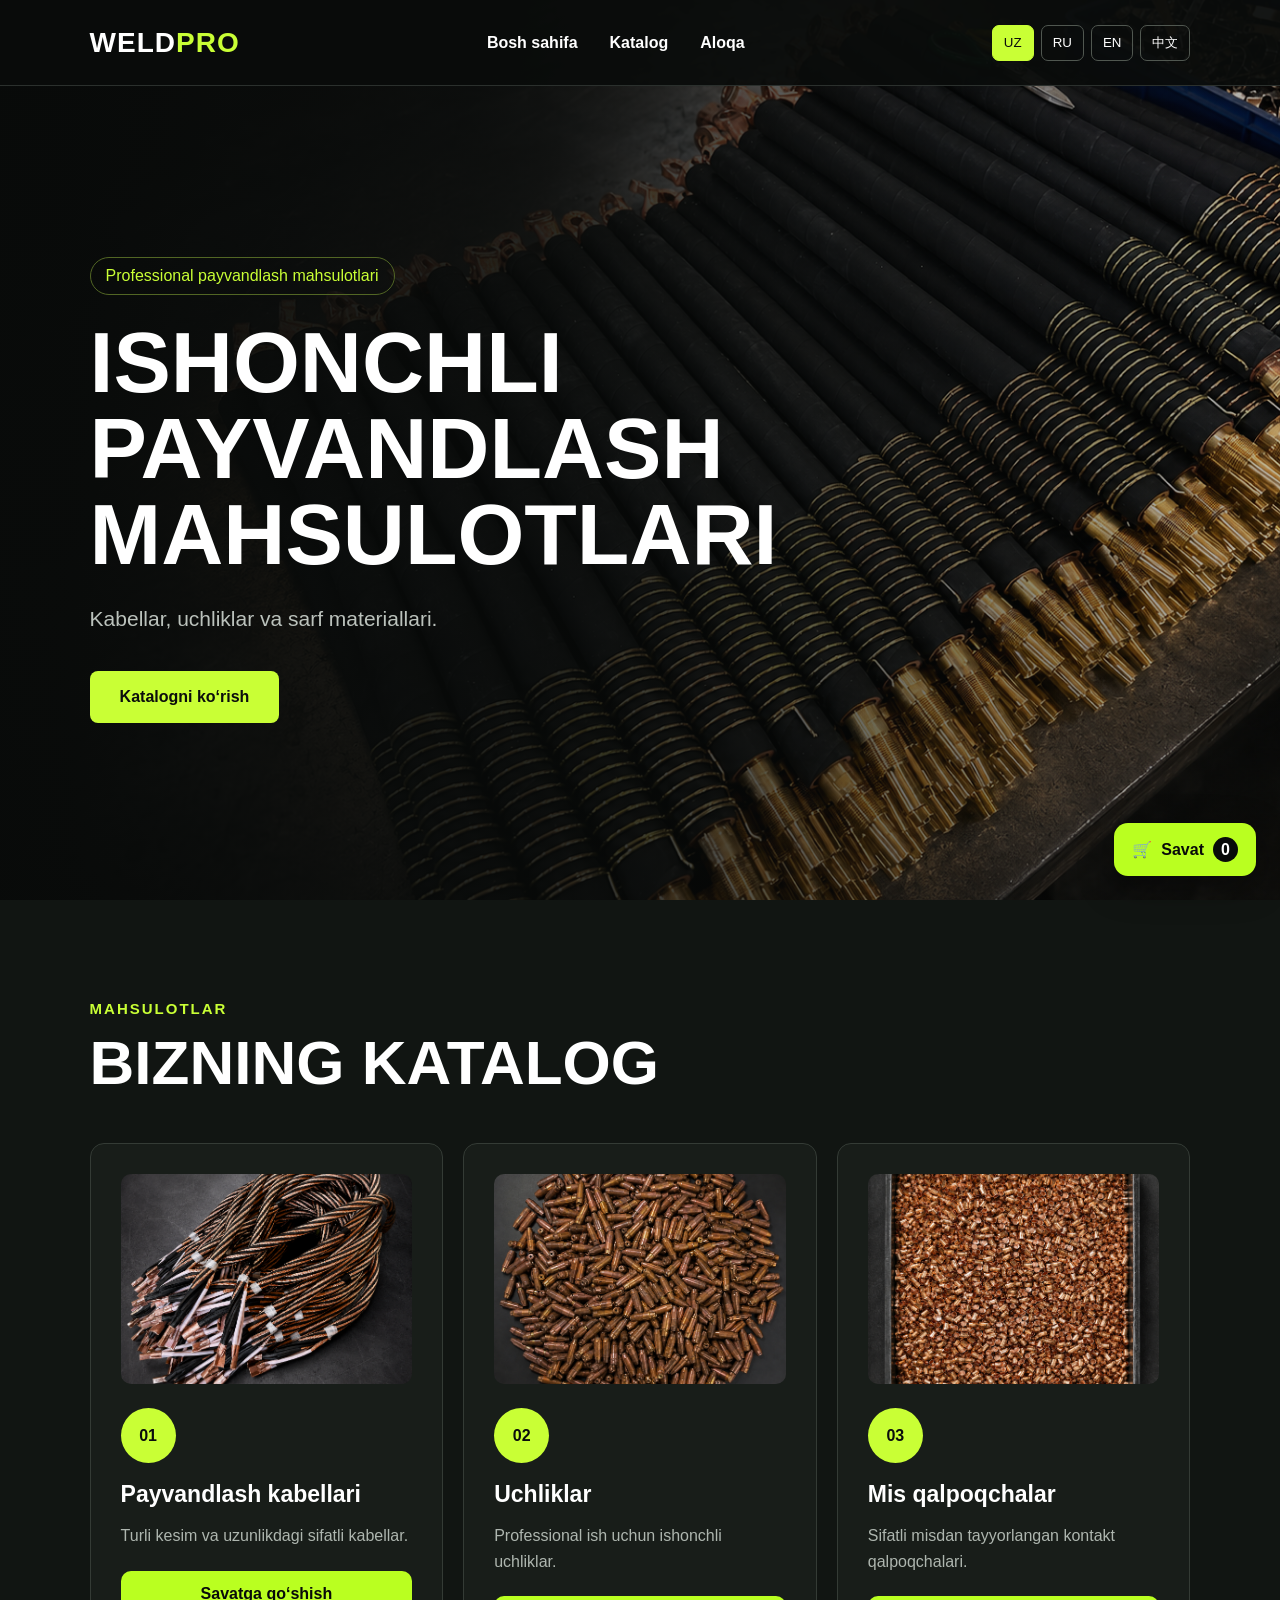
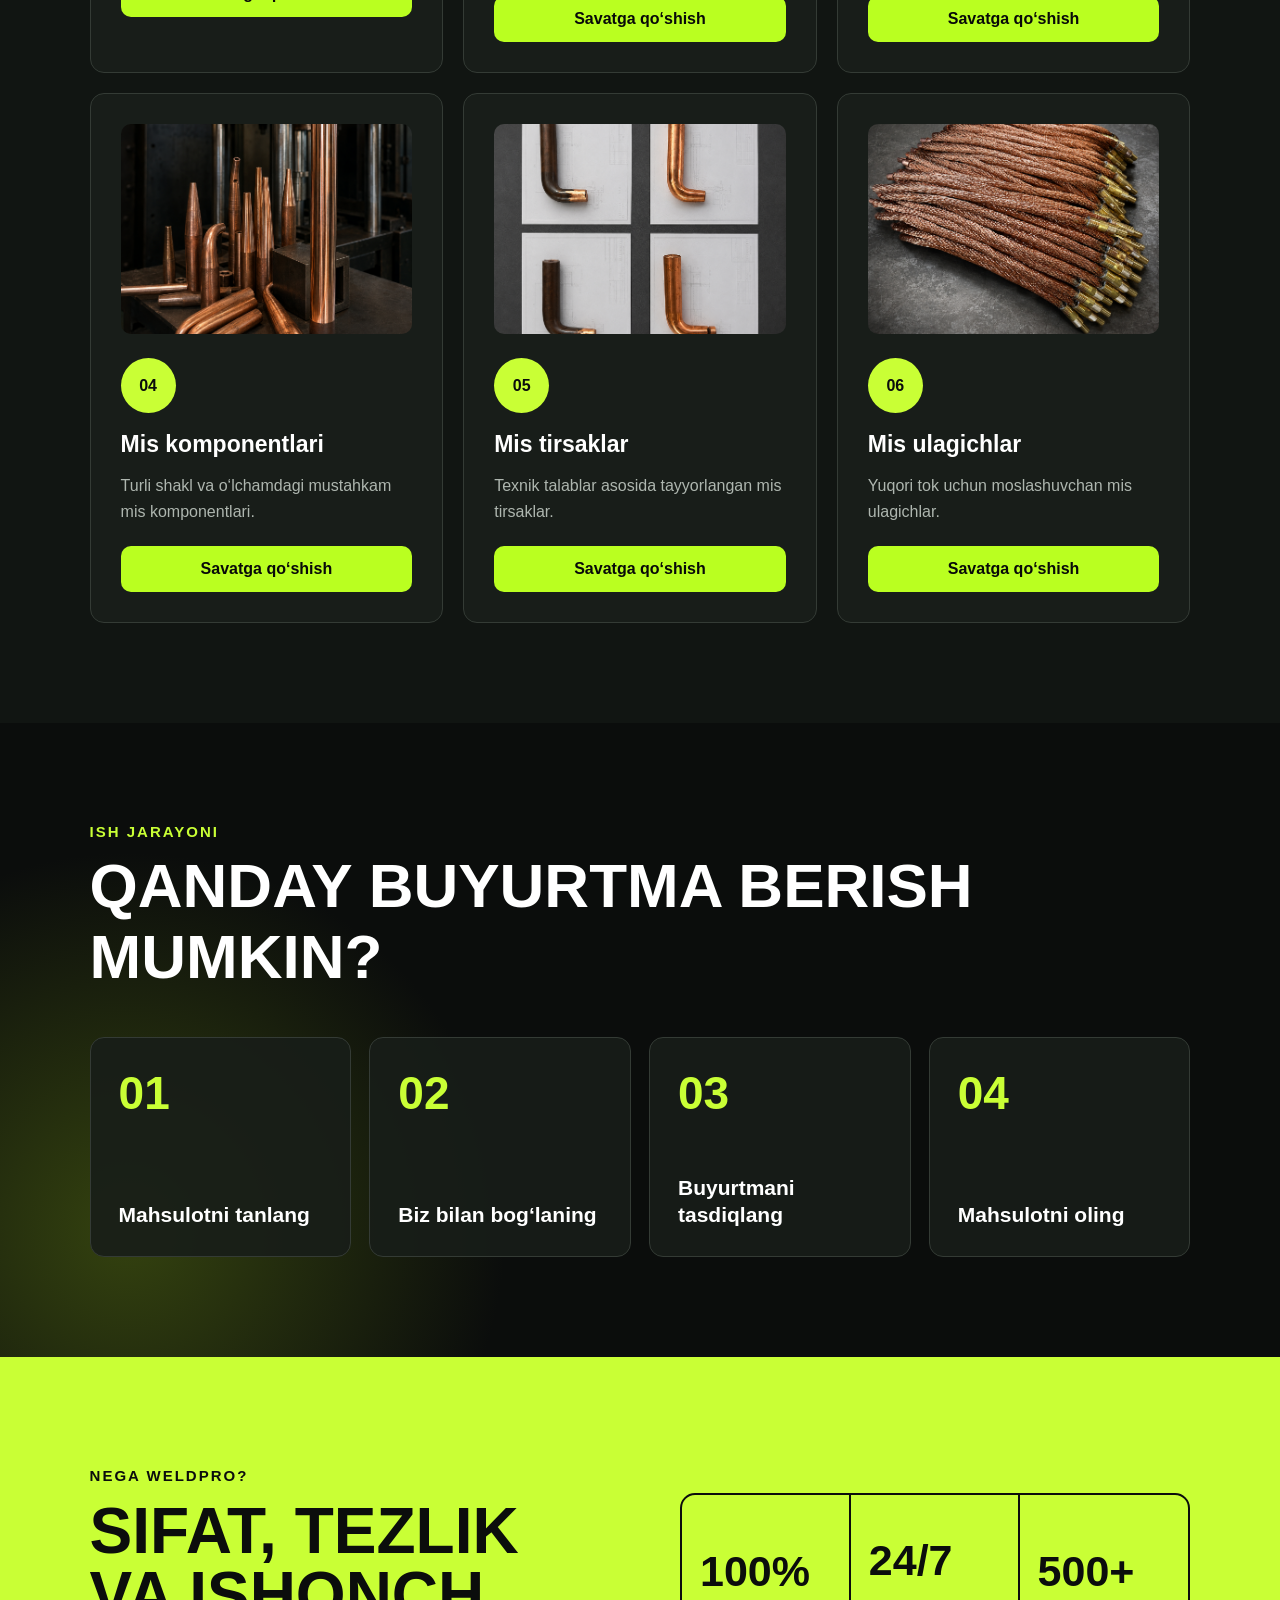
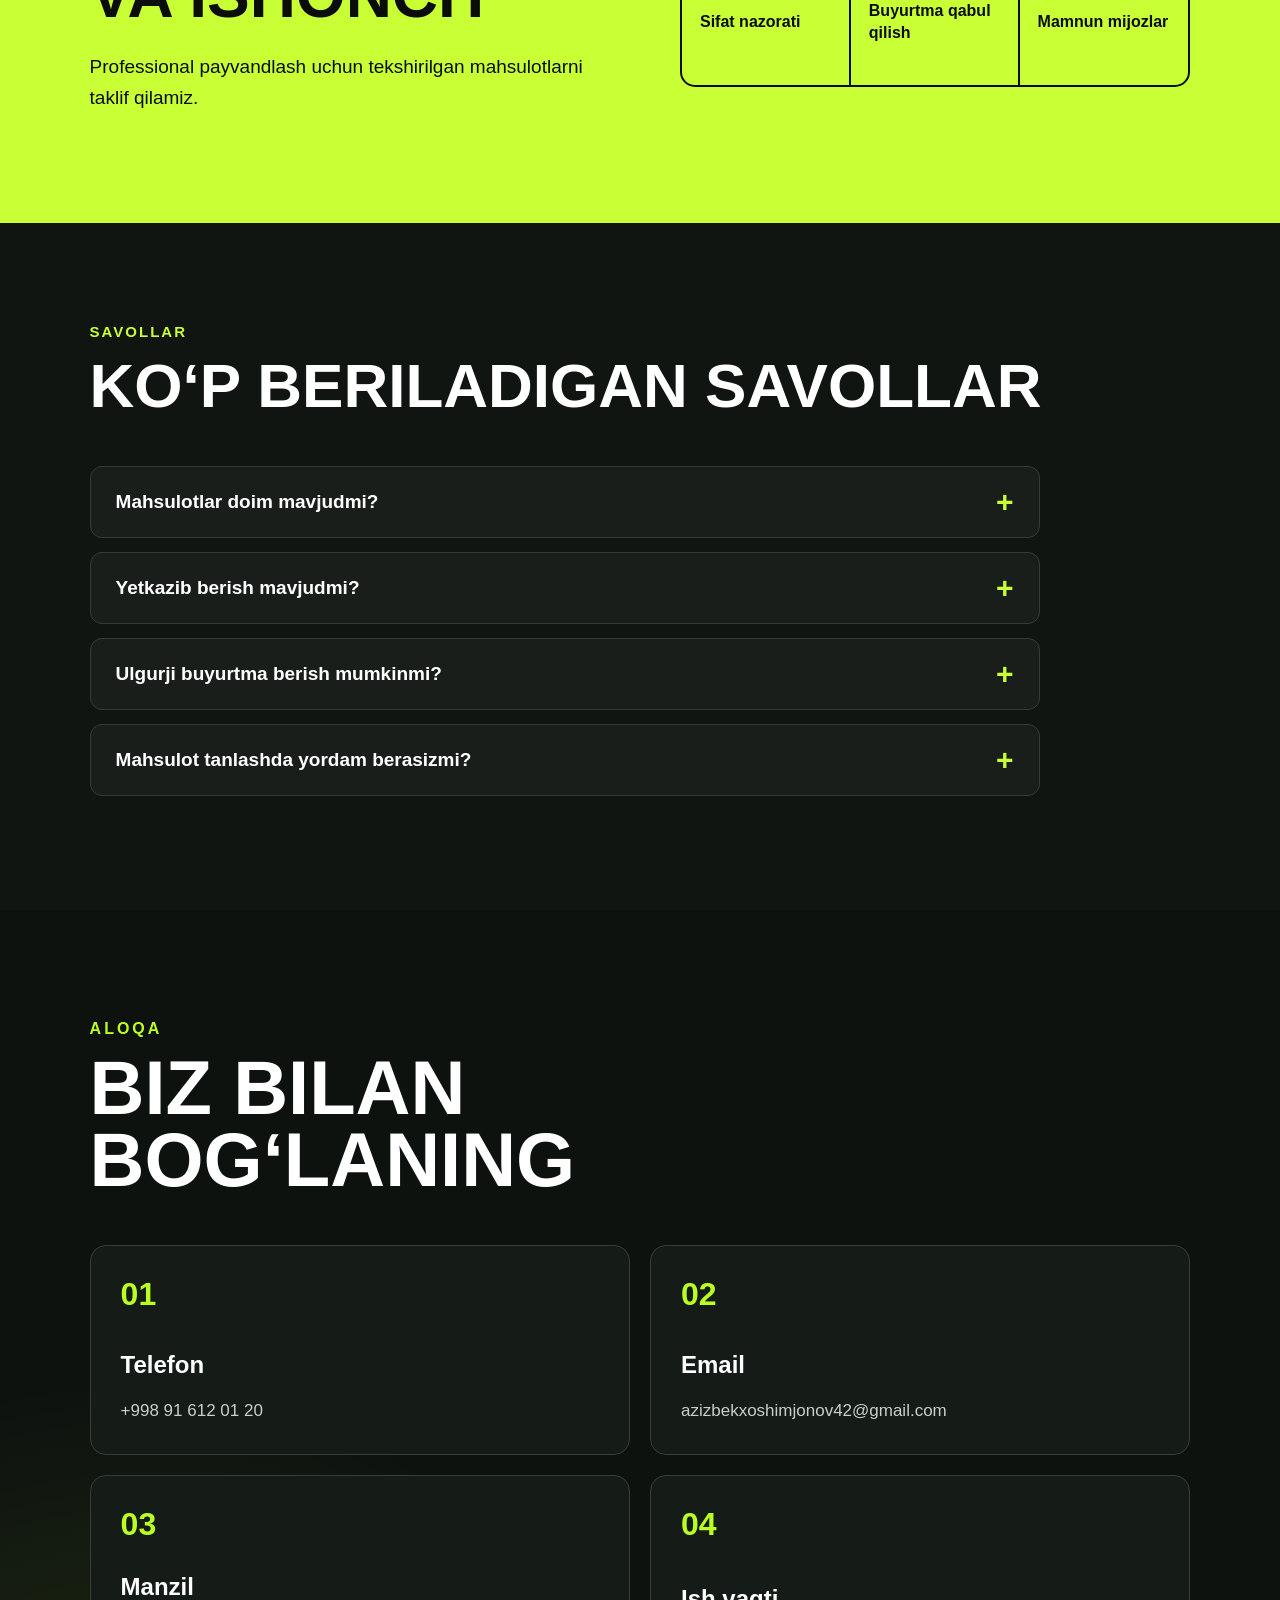
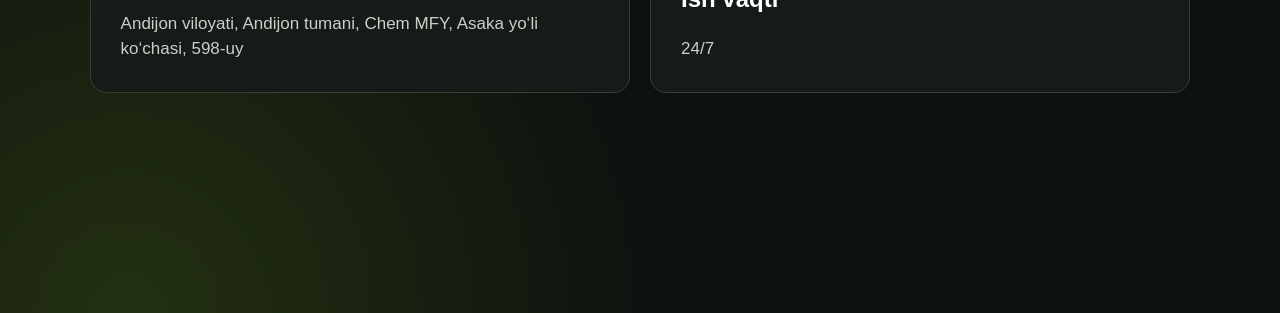
<file: index.html>
<!DOCTYPE html>
<html lang="uz">
<head>
    <meta charset="UTF-8">
    <meta name="viewport" content="width=device-width, initial-scale=1.0">

    <title>WeldPro — Payvandlash mahsulotlari</title>

        <link rel="stylesheet" href="style.css">
</head>

<body>
    <header>
        <div class="logo">WELD<span>PRO</span></div>

        <nav>
            <a href="#home" data-uz="Bosh sahifa"
               data-ru="Главная"
               data-en="Home"
               data-zh="首页">Bosh sahifa</a>

            <a href="#catalog" data-uz="Katalog"
               data-ru="Каталог"
               data-en="Catalog"
               data-zh="产品目录">Katalog</a>

            <a href="#contact" data-uz="Aloqa"
               data-ru="Контакты"
               data-en="Contact"
               data-zh="联系我们">Aloqa</a>
        </nav>

        <div class="languages">
            <button onclick="changeLanguage('uz')">UZ</button>
            <button onclick="changeLanguage('ru')">RU</button>
            <button onclick="changeLanguage('en')">EN</button>
            <button onclick="changeLanguage('zh')">中文</button>
        </div>
    </header>

    <main>
        <section class="hero" id="home">
            <p class="label"
               data-uz="Professional payvandlash mahsulotlari"
               data-ru="Профессиональные сварочные товары"
               data-en="Professional welding products"
               data-zh="专业焊接产品">
                Professional payvandlash mahsulotlari
            </p>

            <h1 data-uz="Ishonchli payvandlash mahsulotlari"
                data-ru="Надёжные товары для сварки"
                data-en="Reliable welding products"
                data-zh="可靠的焊接产品">
                Ishonchli payvandlash mahsulotlari
            </h1>

            <p class="description"
               data-uz="Kabellar, uchliklar va sarf materiallari."
               data-ru="Кабели, наконечники и расходные материалы."
               data-en="Cables, tips and welding consumables."
               data-zh="焊接电缆、焊嘴和耗材。">
                Kabellar, uchliklar va sarf materiallari.
            </p>

            <a class="button" href="#catalog"
               data-uz="Katalogni ko‘rish"
               data-ru="Смотреть каталог"
               data-en="View catalog"
               data-zh="查看目录">
                Katalogni ko‘rish
            </a>
        </section>
    </main>

    <script src="script.js""></script>

<section class="catalog" id="catalog">
    <div class="section-heading">
        <p data-uz="Mahsulotlar"
           data-ru="Продукция"
           data-en="Products"
           data-zh="产品">
            Mahsulotlar
        </p>

        <h2 data-uz="Bizning katalog"
            data-ru="Наш каталог"
            data-en="Our catalog"
            data-zh="我们的产品目录">
            Bizning katalog
        </h2>
    </div>

    <div class="catalog-grid">
        <article class="product-card">
            <div class="product-icon">01</div>
            <h3 data-uz="Payvandlash kabellari"
                data-ru="Сварочные кабели"
                data-en="Welding cables"
                data-zh="焊接电缆">
                Payvandlash kabellari
            </h3>
            <p data-uz="Turli kesim va uzunlikdagi sifatli kabellar."
               data-ru="Качественные кабели различного сечения и длины."
               data-en="Quality cables in different sizes and lengths."
               data-zh="不同规格和长度的高品质电缆。">
                Turli kesim va uzunlikdagi sifatli kabellar.
            </p>
        </article>

        <article class="product-card">
            <div class="product-icon">02</div>
            <h3 data-uz="Uchliklar"
                data-ru="Наконечники"
                data-en="Welding tips"
                data-zh="焊嘴">
                Uchliklar
            </h3>
            <p data-uz="Professional ish uchun ishonchli uchliklar."
               data-ru="Надёжные наконечники для профессиональной работы."
               data-en="Reliable tips for professional welding."
               data-zh="适合专业焊接工作的可靠焊嘴。">
                Professional ish uchun ishonchli uchliklar.
            </p>
        </article>

        <article class="product-card">
            <div class="product-icon">03</div>
       <h3 data-uz="Mis qalpoqchalar"
    data-ru="Медные колпачки"
    data-en="Copper caps"
    data-zh="铜帽">
    Mis qalpoqchalar
</h3>
            <p data-uz="Sifatli misdan tayyorlangan kontakt qalpoqchalari."
   data-ru="Контактные колпачки из качественной меди."
   data-en="Contact caps made from high-quality copper."
   data-zh="采用优质铜材制成的接触帽。">
    Sifatli misdan tayyorlangan kontakt qalpoqchalari.
</p>
        </article>

        <article class="product-card">
            <div class="product-icon">04</div>
    <h3 data-uz="Mis komponentlari"
    data-ru="Медные компоненты"
    data-en="Copper components"
    data-zh="铜制部件">
    Mis komponentlari
</h3>
            <p data-uz="Turli shakl va o‘lchamdagi mustahkam mis komponentlari."
   data-ru="Прочные медные компоненты разных форм и размеров."
   data-en="Durable copper components in various shapes and sizes."
   data-zh="不同形状和尺寸的耐用铜制部件。">
    Turli shakl va o‘lchamdagi mustahkam mis komponentlari.
</p>
        </article>

        <article class="product-card">
            <div class="product-icon">05</div>
           <h3 data-uz="Mis tirsaklar"
    data-ru="Медные колена"
    data-en="Copper elbows"
    data-zh="铜弯头">
    Mis tirsaklar
</h3>
         <p data-uz="Texnik talablar asosida tayyorlangan mis tirsaklar."
   data-ru="Медные колена, изготовленные по техническим требованиям."
   data-en="Copper elbows manufactured to technical requirements."
   data-zh="按照技术要求制造的铜弯头。">
    Texnik talablar asosida tayyorlangan mis tirsaklar.
</p>
        </article>

        <article class="product-card">
            <div class="product-icon">06</div>
            <h3 data-uz="Mis ulagichlar"
    data-ru="Медные соединители"
    data-en="Copper connectors"
    data-zh="铜连接器">
    Mis ulagichlar
</h3>
            <p data-uz="Yuqori tok uchun moslashuvchan mis ulagichlar."
   data-ru="Гибкие медные соединители для высокого тока."
   data-en="Flexible copper connectors for high-current applications."
   data-zh="适用于大电流应用的柔性铜连接器。">
    Yuqori tok uchun moslashuvchan mis ulagichlar.
</p>
        </article>
    </div>
</section>
</main>
<section class="process" id="process">
    <div class="section-heading">
        <p data-uz="Ish jarayoni"
           data-ru="Процесс работы"
           data-en="Work process"
           data-zh="工作流程">
            Ish jarayoni
        </p>

        <h2 data-uz="Qanday buyurtma berish mumkin?"
            data-ru="Как сделать заказ?"
            data-en="How to place an order?"
            data-zh="如何下单？">
            Qanday buyurtma berish mumkin?
        </h2>
    </div>

    <div class="process-grid">
        <article class="process-card">
            <span>01</span>
            <h3 data-uz="Mahsulotni tanlang"
                data-ru="Выберите товар"
                data-en="Choose a product"
                data-zh="选择产品">
                Mahsulotni tanlang
            </h3>
        </article>

        <article class="process-card">
            <span>02</span>
            <h3 data-uz="Biz bilan bog‘laning"
                data-ru="Свяжитесь с нами"
                data-en="Contact us"
                data-zh="联系我们">
                Biz bilan bog‘laning
            </h3>
        </article>

        <article class="process-card">
            <span>03</span>
            <h3 data-uz="Buyurtmani tasdiqlang"
                data-ru="Подтвердите заказ"
                data-en="Confirm your order"
                data-zh="确认订单">
                Buyurtmani tasdiqlang
            </h3>
        </article>

        <article class="process-card">
            <span>04</span>
            <h3 data-uz="Mahsulotni oling"
                data-ru="Получите товар"
                data-en="Receive your product"
                data-zh="接收产品">
                Mahsulotni oling
            </h3>
        </article>
    </div>
</section>
</main>
<section class="advantages">
    <div class="advantages-info">
        <p class="small-title"
           data-uz="Nega WeldPro?"
           data-ru="Почему WeldPro?"
           data-en="Why WeldPro?"
           data-zh="为什么选择 WeldPro？">
            Nega WeldPro?
        </p>

        <h2 data-uz="Sifat, tezlik va ishonch"
            data-ru="Качество, скорость и надёжность"
            data-en="Quality, speed and reliability"
            data-zh="品质、速度与可靠性">
            Sifat, tezlik va ishonch
        </h2>

        <p class="advantages-text"
           data-uz="Professional payvandlash uchun tekshirilgan mahsulotlarni taklif qilamiz."
           data-ru="Предлагаем проверенные товары для профессиональной сварки."
           data-en="We offer trusted products for professional welding."
           data-zh="我们提供值得信赖的专业焊接产品。">
            Professional payvandlash uchun tekshirilgan mahsulotlarni taklif qilamiz.
        </p>
    </div>

    <div class="advantages-grid">
        <article>
            <strong>100%</strong>
            <p data-uz="Sifat nazorati"
               data-ru="Контроль качества"
               data-en="Quality control"
               data-zh="质量控制">
                Sifat nazorati
            </p>
        </article>

        <article>
            <strong>24/7</strong>
            <p data-uz="Buyurtma qabul qilish"
               data-ru="Приём заказов"
               data-en="Order acceptance"
               data-zh="全天候接受订单">
                Buyurtma qabul qilish
            </p>
        </article>

        <article>
            <strong>500+</strong>
            <p data-uz="Mamnun mijozlar"
               data-ru="Довольных клиентов"
               data-en="Satisfied customers"
               data-zh="满意客户">
                Mamnun mijozlar
            </p>
        </article>
    </div>
</section>
</main>
<section class="faq">
    <div class="section-heading">
        <p data-uz="Savollar"
           data-ru="Вопросы"
           data-en="Questions"
           data-zh="常见问题">
            Savollar
        </p>

        <h2 data-uz="Ko‘p beriladigan savollar"
            data-ru="Частые вопросы"
            data-en="Frequently asked questions"
            data-zh="常见问题解答">
            Ko‘p beriladigan savollar
        </h2>
    </div>

    <div class="faq-list">
        <details>
            <summary data-uz="Mahsulotlar doim mavjudmi?"
                     data-ru="Товары всегда есть в наличии?"
                     data-en="Are products always in stock?"
                     data-zh="产品一直有库存吗？">
                Mahsulotlar doim mavjudmi?
            </summary>

            <p data-uz="Mavjudlik buyurtma berishdan oldin aniqlashtiriladi."
               data-ru="Наличие уточняется перед оформлением заказа."
               data-en="Availability is confirmed before placing an order."
               data-zh="下单前我们会确认库存情况。">
                Mavjudlik buyurtma berishdan oldin aniqlashtiriladi.
            </p>
        </details>

        <details>
            <summary data-uz="Yetkazib berish mavjudmi?"
                     data-ru="Есть ли доставка?"
                     data-en="Is delivery available?"
                     data-zh="可以配送吗？">
                Yetkazib berish mavjudmi?
            </summary>

            <p data-uz="Yetkazib berish shartlari manzil va buyurtmaga bog‘liq."
               data-ru="Условия доставки зависят от адреса и заказа."
               data-en="Delivery conditions depend on the address and order."
               data-zh="配送条件取决于地址和订单。">
                Yetkazib berish shartlari manzil va buyurtmaga bog‘liq.
            </p>
        </details>

        <details>
            <summary data-uz="Ulgurji buyurtma berish mumkinmi?"
                     data-ru="Можно заказать оптом?"
                     data-en="Can I order wholesale?"
                     data-zh="可以批量订购吗？">
                Ulgurji buyurtma berish mumkinmi?
            </summary>

            <p data-uz="Ha, ulgurji buyurtmalar uchun alohida shartlar mavjud."
               data-ru="Да, для оптовых заказов предусмотрены отдельные условия."
               data-en="Yes, special conditions are available for wholesale orders."
               data-zh="可以，批量订单享有专属条件。">
                Ha, ulgurji buyurtmalar uchun alohida shartlar mavjud.
            </p>
        </details>

        <details>
            <summary data-uz="Mahsulot tanlashda yordam berasizmi?"
                     data-ru="Вы помогаете выбрать товар?"
                     data-en="Can you help me choose a product?"
                     data-zh="你们可以帮助选择产品吗？">
                Mahsulot tanlashda yordam berasizmi?
            </summary>

            <p data-uz="Ha, mutaxassisimiz mos mahsulotni tanlashga yordam beradi."
               data-ru="Да, специалист поможет подобрать подходящий товар."
               data-en="Yes, our specialist will help you select the right product."
               data-zh="可以，我们的专业人员会帮助您选择合适的产品。">
                Ha, mutaxassisimiz mos mahsulotni tanlashga yordam beradi.
            </p>
        </details>
    </div>
</section>
<section class="contact" id="contact">
    <div class="section-heading">
        <p data-uz="ALOQA"
           data-ru="КОНТАКТЫ"
           data-en="CONTACTS"
           data-zh="联系我们">
            ALOQA
        </p>

        <h2 data-uz="BIZ BILAN BOG‘LANING"
            data-ru="СВЯЖИТЕСЬ С НАМИ"
            data-en="CONTACT US"
            data-zh="联系我们">
            BIZ BILAN BOG‘LANING
        </h2>
    </div>

    <div class="contact-grid">
        <a class="contact-card" href="tel:+998916120120">
            <span>01</span>
            <h3 data-uz="Telefon"
                data-ru="Телефон"
                data-en="Phone"
                data-zh="电话">Telefon</h3>
            <p>+998 91 612 01 20</p>
        </a>

        <a class="contact-card" href="mailto:azizbekxoshimjonov42@gmail.com">
            <span>02</span>
            <h3>Email</h3>
            <p>azizbekxoshimjonov42@gmail.com</p>
        </a>

        <div class="contact-card">
            <span>03</span>
            <h3 data-uz="Manzil"
                data-ru="Адрес"
                data-en="Address"
                data-zh="地址">Manzil</h3>
            <p data-uz="Andijon viloyati, Andijon tumani, Chem MFY, Asaka yo‘li ko‘chasi, 598-uy"
               data-ru="Андижанская область, Андижанский район, МСГ Чем, улица Асака йули, дом 598"
               data-en="598 Asaka Yoli Street, Chem, Andijan District, Andijan Region"
               data-zh="安集延州安集延区 Chem，Asaka Yoli 街598号">
                Andijon viloyati, Andijon tumani, Chem MFY, Asaka yo‘li ko‘chasi, 598-uy
            </p>
        </div>

        <div class="contact-card">
            <span>04</span>
            <h3 data-uz="Ish vaqti"
                data-ru="Режим работы"
                data-en="Working hours"
                data-zh="工作时间">Ish vaqti</h3>
            <p>24/7</p>
        </div>
    </div>
</section>

</main>
</body><button class="cart-button" id="cartButton" type="button">
    🛒
    <span data-uz="Savat" data-ru="Корзина"
          data-en="Cart" data-zh="购物车">Savat</span>
    <b id="cartCount">0</b>
</button>

<div class="cart-overlay" id="cartOverlay"></div>

<aside class="cart-panel" id="cartPanel">
    <div class="cart-header">
        <h2 data-uz="Savat" data-ru="Корзина"
            data-en="Cart" data-zh="购物车">Savat</h2>

        <button id="cartClose" type="button">×</button>
    </div>

    <div class="cart-items" id="cartItems"></div>

    <p class="cart-empty" id="cartEmpty"
       data-uz="Savat hozircha bo‘sh."
       data-ru="Корзина пока пуста."
       data-en="Your cart is empty."
       data-zh="购物车是空的。">
        Savat hozircha bo‘sh.
    </p>

    <div class="cart-footer">
        <p>
            <span data-uz="Jami mahsulot:"
                  data-ru="Всего товаров:"
                  data-en="Total items:"
                  data-zh="商品总数：">
                Jami mahsulot:
            </span>
            <strong id="cartTotal">0</strong>
        </p>

        <a class="cart-order" id="cartOrder"
           href="tel:+998916120120"
           data-uz="Buyurtma berish"
           data-ru="Оформить заказ"
           data-en="Place an order"
           data-zh="提交订单">
            Buyurtma berish
        </a>
    </div>
</aside>
</html>
</file>
<file: style.css>
* {
    margin: 0;
    padding: 0;
    box-sizing: border-box;
}

html {
    scroll-behavior: smooth;
}

body {
    min-height: 100vh;
    font-family: Arial, sans-serif;
    color: #ffffff;
    background: #0b0d0c;
}

header {
    position: fixed;
    top: 0;
    left: 0;
    z-index: 100;
    width: 100%;
    min-height: 86px;
    padding: 20px 7%;
    display: flex;
    align-items: center;
    justify-content: space-between;
    gap: 30px;
    background: rgba(10, 12, 11, 0.94);
    border-bottom: 1px solid #2b302d;
}

.logo {
    font-size: 28px;
    font-weight: 900;
    letter-spacing: 1px;
}

.logo span {
    color: #c9ff35;
}

nav {
    display: flex;
    gap: 32px;
}

nav a {
    color: #ffffff;
    text-decoration: none;
    font-weight: 600;
    transition: 0.25s;
}

nav a:hover {
    color: #c9ff35;
}

.languages {
    display: flex;
    gap: 7px;
}

.languages button {
    padding: 8px 11px;
    color: #ffffff;
    background: transparent;
    border: 1px solid #505750;
    border-radius: 7px;
    cursor: pointer;
    transition: 0.25s;
}

.languages button:hover,
.languages button.active {
    color: #0b0d0c;
    background: #c9ff35;
    border-color: #c9ff35;
}

.hero {
    min-height: 100vh;
    padding: 160px 7% 80px;
    display: flex;
    flex-direction: column;
    justify-content: center;
    background:
        linear-gradient(90deg, rgba(8, 10, 9, 0.97) 10%,
        rgba(8, 10, 9, 0.76) 60%,
        rgba(8, 10, 9, 0.45)),
        radial-gradient(circle at 85% 45%, #4c6114, transparent 32%),
        #101410;
}

.label {
    width: fit-content;
    margin-bottom: 24px;
    padding: 9px 15px;
    color: #c9ff35;
    border: 1px solid #526624;
    border-radius: 30px;
}

.hero h1 {
    max-width: 850px;
    margin-bottom: 25px;
    font-size: clamp(46px, 7vw, 86px);
    line-height: 1;
    text-transform: uppercase;
}

.description {
    max-width: 620px;
    margin-bottom: 35px;
    color: #bbc2bc;
    font-size: 21px;
    line-height: 1.6;
}

.button {
    width: fit-content;
    padding: 17px 30px;
    color: #0b0d0c;
    background: #c9ff35;
    border-radius: 8px;
    text-decoration: none;
    font-weight: 800;
    transition: 0.25s;
}

.button:hover {
    background: #ffffff;
    transform: translateY(-3px);
}

@media (max-width: 850px) {
    header {
        align-items: flex-start;
        flex-wrap: wrap;
        padding: 18px 5%;
    }

    nav {
        order: 3;
        width: 100%;
        justify-content: center;
        gap: 18px;
    }

    .hero {
        padding: 190px 5% 70px;
    }

    .hero h1 {
        font-size: 45px;
    }

    .description {
        font-size: 18px;
    }
}

@media (max-width: 520px) {
    .logo {
        font-size: 23px;
    }

    .languages button {
        padding: 7px 8px;
    }

    nav {
        font-size: 14px;
    }

    .hero h1 {
        font-size: 38px;
    }
}.catalog {
    padding: 100px 7%;
    background: #111512;
}

.section-heading {
    margin-bottom: 45px;
}

.section-heading p {
    margin-bottom: 10px;
    color: #c9ff35;
    font-size: 15px;
    font-weight: 800;
    letter-spacing: 2px;
    text-transform: uppercase;
}

.section-heading h2 {
    font-size: clamp(38px, 5vw, 62px);
    text-transform: uppercase;
}

.catalog-grid {
    display: grid;
    grid-template-columns: repeat(3, 1fr);
    gap: 20px;
}

.product-card {
    min-height: 290px;
    padding: 30px;
    background: #181d19;
    border: 1px solid #343b35;
    border-radius: 14px;
    transition: 0.3s;
}

.product-card:hover {
    border-color: #c9ff35;
    transform: translateY(-7px);
    box-shadow: 0 18px 40px rgba(0, 0, 0, 0.3);
}

.product-icon {
    width: 55px;
    height: 55px;
    margin-bottom: 45px;
    display: flex;
    align-items: center;
    justify-content: center;
    color: #0b0d0c;
    background: #c9ff35;
    border-radius: 50%;
    font-weight: 900;
}

.product-card h3 {
    margin-bottom: 15px;
    color: #ffffff;
    font-size: 23px;
}

.product-card p {
    color: #aeb6af;
    font-size: 16px;
    line-height: 1.6;
}

@media (max-width: 950px) {
    .catalog-grid {
        grid-template-columns: repeat(2, 1fr);
    }
}

@media (max-width: 600px) {
    .catalog {
        padding: 70px 5%;
    }

    .catalog-grid {
        grid-template-columns: 1fr;
    }

    .product-card {
        min-height: 250px;
    }
}.process {
    padding: 100px 7%;
    background:
        radial-gradient(circle at 10% 80%, #34420f, transparent 30%),
        #0b0d0c;
}

.process-grid {
    display: grid;
    grid-template-columns: repeat(4, 1fr);
    gap: 18px;
}

.process-card {
    min-height: 220px;
    padding: 28px;
    display: flex;
    flex-direction: column;
    justify-content: space-between;
    background: rgba(24, 29, 25, 0.9);
    border: 1px solid #343b35;
    border-radius: 14px;
    transition: 0.3s;
}

.process-card:hover {
    border-color: #c9ff35;
    transform: translateY(-6px);
}

.process-card span {
    color: #c9ff35;
    font-size: 46px;
    font-weight: 900;
}

.process-card h3 {
    max-width: 220px;
    font-size: 21px;
    line-height: 1.3;
}

@media (max-width: 950px) {
    .process-grid {
        grid-template-columns: repeat(2, 1fr);
    }
}

@media (max-width: 560px) {
    .process {
        padding: 70px 5%;
    }

    .process-grid {
        grid-template-columns: 1fr;
    }

    .process-card {
        min-height: 180px;
    }
}.advantages {
    padding: 110px 7%;
    display: grid;
    grid-template-columns: 1fr 1fr;
    gap: 80px;
    align-items: center;
    background: #c9ff35;
    color: #0b0d0c;
}

.small-title {
    margin-bottom: 15px;
    font-size: 15px;
    font-weight: 900;
    letter-spacing: 2px;
    text-transform: uppercase;
}

.advantages h2 {
    max-width: 650px;
    margin-bottom: 25px;
    font-size: clamp(40px, 5vw, 65px);
    line-height: 1;
    text-transform: uppercase;
}

.advantages-text {
    max-width: 600px;
    font-size: 19px;
    line-height: 1.6;
}

.advantages-grid {
    display: grid;
    grid-template-columns: repeat(3, 1fr);
    border: 2px solid #0b0d0c;
    border-radius: 15px;
    overflow: hidden;
}

.advantages-grid article {
    min-height: 190px;
    padding: 25px 18px;
    display: flex;
    flex-direction: column;
    justify-content: center;
    border-right: 2px solid #0b0d0c;
}

.advantages-grid article:last-child {
    border-right: none;
}

.advantages-grid strong {
    margin-bottom: 15px;
    font-size: 43px;
}

.advantages-grid p {
    font-weight: 700;
    line-height: 1.4;
}

@media (max-width: 1000px) {
    .advantages {
        grid-template-columns: 1fr;
        gap: 45px;
    }
}

@media (max-width: 600px) {
    .advantages {
        padding: 75px 5%;
    }

    .advantages-grid {
        grid-template-columns: 1fr;
    }

    .advantages-grid article {
        min-height: 140px;
        border-right: none;
        border-bottom: 2px solid #0b0d0c;
    }

    .advantages-grid article:last-child {
        border-bottom: none;
    }
}.faq {
    padding: 100px 7%;
    background: #111512;
}

.faq-list {
    max-width: 950px;
}

.faq details {
    margin-bottom: 14px;
    background: #191e1a;
    border: 1px solid #353c36;
    border-radius: 12px;
    overflow: hidden;
    transition: 0.3s;
}

.faq details[open] {
    border-color: #c9ff35;
}

.faq summary {
    position: relative;
    padding: 24px 65px 24px 25px;
    color: #ffffff;
    font-size: 19px;
    font-weight: 800;
    cursor: pointer;
    list-style: none;
}

.faq summary::-webkit-details-marker {
    display: none;
}

.faq summary::after {
    content: "+";
    position: absolute;
    top: 50%;
    right: 25px;
    color: #c9ff35;
    font-size: 30px;
    transform: translateY(-50%);
}

.faq details[open] summary::after {
    content: "−";
}

.faq details p {
    padding: 0 25px 25px;
    color: #adb6ae;
    font-size: 17px;
    line-height: 1.6;
}

@media (max-width: 600px) {
    .faq {
        padding: 70px 5%;
    }

    .faq summary {
        font-size: 17px;
    }
}.hero {
    background:
        linear-gradient(
            90deg,
            rgba(8, 10, 9, 0.98) 5%,
            rgba(8, 10, 9, 0.88) 42%,
            rgba(8, 10, 9, 0.25) 100%
        ),
url("/static/images/copper-elbows.png") center / cover no-repeat;
}

.product-card {
    min-height: auto;
    overflow: hidden;
}

.product-card .product-icon {
    margin-bottom: 18px;
}

.product-image {
    width: 100%;
    height: 210px;
    margin-bottom: 24px;
    display: block;
    object-fit: cover;
    object-position: center;
    background: #0b0d0c;
    border-radius: 10px;
    filter: saturate(0.92) contrast(1.05);
    transition: transform 0.4s ease;
}

.product-card:hover .product-image {
    transform: scale(1.04);
}

@media (max-width: 600px) {
    .product-image {
        height: 230px;
     }
}

.product-card::before {
    content: "";
    width: 100%;
    height: 210px;
    margin-bottom: 24px;
    display: block;
    background-position: center;
    background-size: cover;
    background-repeat: no-repeat;
    border-radius: 10px;
    transition: transform 0.4s ease;
}

.product-card:hover::before {
    transform: scale(1.03);
}

.product-card:nth-child(1)::before {
    background-image: url("/static/images/contact-tips.png");
}

.product-card:nth-child(2)::before {
    background-image: url("/static/images/copper-braids.png");
}

.product-card:nth-child(3)::before {
    background-image: url("/static/images/copper-caps.png");
}

.product-card:nth-child(4)::before {
    background-image: url("/static/images/welding-cables.png");
}

.product-card:nth-child(5)::before {
    background-image: url("/static/images/hero-weldpro.png");
}

.product-card:nth-child(6)::before {
    background-image: url("/static/images/copper-components.png");
}

@media (max-width: 600px) {
    .product-card::before {
        height: 240px;
    }
}html {
    scroll-padding-top: 100px;
}.contact {
    padding: 110px 7%;
    background:
        radial-gradient(circle at 10% 100%, rgba(188, 255, 32, 0.13), transparent 35%),
        #0d120f;
}

.contact .section-heading {
    margin-bottom: 48px;
}

.contact .section-heading p {
    color: #baff20;
    font-size: 16px;
    font-weight: 800;
    letter-spacing: 3px;
    margin-bottom: 14px;
}

.contact .section-heading h2 {
    max-width: 850px;
    color: #fff;
    font-size: clamp(42px, 6vw, 76px);
    line-height: 0.95;
}

.contact-grid {
    display: grid;
    grid-template-columns: repeat(2, 1fr);
    gap: 20px;
}

.contact-card {
    min-width: 0;
    min-height: 210px;
    padding: 30px;
    display: flex;
    flex-direction: column;
    justify-content: space-between;
    color: #fff;
    text-decoration: none;
    background: #151b17;
    border: 1px solid #354038;
    border-radius: 16px;
    transition: 0.3s ease;
}

.contact-card:hover {
    border-color: #baff20;
    transform: translateY(-5px);
}

.contact-card span {
    color: #baff20;
    font-size: 32px;
    font-weight: 900;
}

.contact-card h3 {
    margin: 30px 0 10px;
    font-size: 24px;
}

.contact-card p {
    color: #c7d1ca;
    font-size: 17px;
    line-height: 1.5;
    overflow-wrap: anywhere;
}

@media (max-width: 700px) {
    .contact {
        padding: 80px 6%;
    }

    .contact-grid {
        grid-template-columns: 1fr;
    }

    .contact-card {
        min-height: 180px;
    }
}#contact {
    scroll-margin-top: 100px;
    padding-bottom: 220px;
}.cart-button {
    position: fixed;
    right: 24px;
    bottom: 24px;
    z-index: 1001;
    padding: 14px 18px;
    display: flex;
    align-items: center;
    gap: 9px;
    color: #080a09;
    background: #baff20;
    border: 0;
    border-radius: 14px;
    font-weight: 800;
    font-size: 16px;
    cursor: pointer;
    box-shadow: 0 10px 35px rgba(0, 0, 0, 0.4);
}

.cart-button b {
    min-width: 25px;
    height: 25px;
    display: grid;
    place-items: center;
    color: white;
    background: #080a09;
    border-radius: 50%;
}

.cart-overlay {
    position: fixed;
    inset: 0;
    z-index: 1100;
    visibility: hidden;
    opacity: 0;
    background: rgba(0, 0, 0, 0.7);
    transition: 0.3s;
}

.cart-panel {
    position: fixed;
    top: 0;
    right: 0;
    z-index: 1101;
    width: min(440px, 100%);
    height: 100vh;
    padding: 25px;
    display: flex;
    flex-direction: column;
    color: white;
    background: #101612;
    transform: translateX(100%);
    transition: transform 0.3s ease;
}

.cart-panel.open {
    transform: translateX(0);
}

.cart-overlay.open {
    visibility: visible;
    opacity: 1;
}

.cart-header {
    display: flex;
    justify-content: space-between;
    align-items: center;
    padding-bottom: 20px;
    border-bottom: 1px solid #354038;
}

.cart-header h2 {
    font-size: 30px;
}

.cart-header button {
    width: 42px;
    height: 42px;
    color: white;
    background: transparent;
    border: 1px solid #354038;
    border-radius: 50%;
    font-size: 28px;
    cursor: pointer;
}

.cart-items {
    flex: 1;
    overflow-y: auto;
    padding: 20px 0;
}

.cart-empty {
    margin: auto;
    color: #aab5ad;
    text-align: center;
}

.cart-footer {
    padding-top: 20px;
    border-top: 1px solid #354038;
}

.cart-footer p {
    display: flex;
    justify-content: space-between;
    margin-bottom: 18px;
    font-size: 18px;
}

.cart-order {
    width: 100%;
    padding: 16px;
    display: block;
    color: #080a09;
    background: #baff20;
    border-radius: 10px;
    text-align: center;
    text-decoration: none;
    font-weight: 900;
}

@media (max-width: 600px) {
    .cart-button {
        right: 14px;
        bottom: 14px;
    }
}.add-to-cart {
    width: 100%;
    margin-top: 22px;
    padding: 14px;
    color: #080a09;
    background: #baff20;
    border: 0;
    border-radius: 10px;
    font-size: 16px;
    font-weight: 900;
    cursor: pointer;
}

.add-to-cart:hover {
    background: #d1ff67;
}

.cart-item {
    margin-bottom: 12px;
    padding: 16px;
    background: #18201b;
    border: 1px solid #354038;
    border-radius: 12px;
}

.cart-item h4 {
    margin-bottom: 14px;
    font-size: 17px;
}

.cart-quantity {
    display: flex;
    align-items: center;
    gap: 12px;
}

.cart-quantity button {
    width: 34px;
    height: 34px;
    color: #080a09;
    background: #baff20;
    border: 0;
    border-radius: 7px;
    font-size: 20px;
    font-weight: 900;
    cursor: pointer;
}

.cart-remove {
    margin-left: auto;
    color: #ff7777 !important;
    background: transparent !important;
}
</file>
